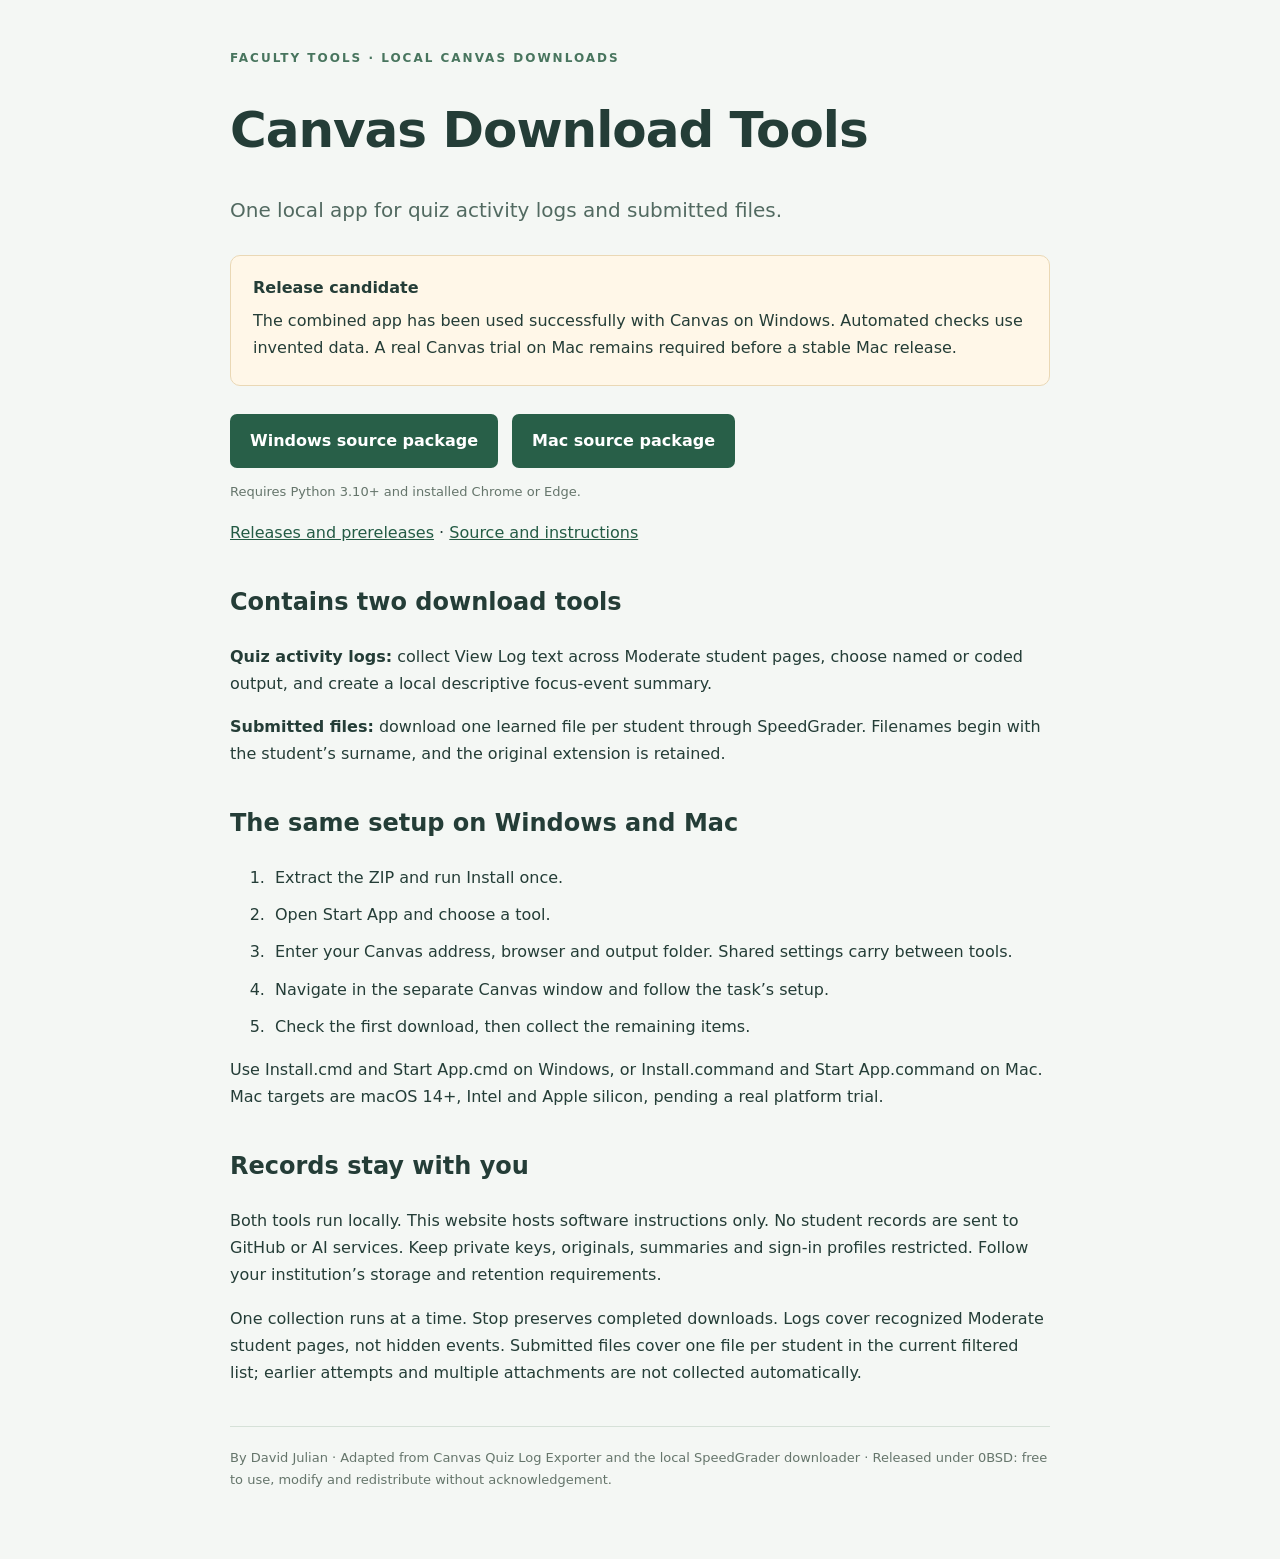
<file: docs/index.html>
<!doctype html><html lang="en"><head><meta charset="utf-8"><meta name="viewport" content="width=device-width, initial-scale=1"><title>Canvas Download Tools</title><link rel="stylesheet" href="style.css"></head><body><main>
<p class="eyebrow">FACULTY TOOLS · LOCAL CANVAS DOWNLOADS</p><h1>Canvas Download Tools</h1><p class="lead">One local app for quiz activity logs and submitted files.</p>
<div class="notice"><strong>Release candidate</strong><p>The combined app has been used successfully with Canvas on Windows. Automated checks use invented data. A real Canvas trial on Mac remains required before a stable Mac release.</p></div>
<div class="downloads"><a class="button" href="https://github.com/davidjulian/canvas-download-tools/releases/download/v0.2.1-rc1/canvas-download-tools-windows.zip">Windows source package</a><a class="button" href="https://github.com/davidjulian/canvas-download-tools/releases/download/v0.2.1-rc1/canvas-download-tools-macos.zip">Mac source package</a></div><p class="hint">Requires Python 3.10+ and installed Chrome or Edge.</p><p><a href="https://github.com/davidjulian/canvas-download-tools/releases">Releases and prereleases</a> · <a href="https://github.com/davidjulian/canvas-download-tools">Source and instructions</a></p>
<h2>Contains two download tools</h2><p><strong>Quiz activity logs:</strong> collect View Log text across Moderate student pages, choose named or coded output, and create a local descriptive focus-event summary.</p><p><strong>Submitted files:</strong> download one learned file per student through SpeedGrader. Filenames begin with the student’s surname, and the original extension is retained.</p>
<h2>The same setup on Windows and Mac</h2><ol><li>Extract the ZIP and run Install once.</li><li>Open Start App and choose a tool.</li><li>Enter your Canvas address, browser and output folder. Shared settings carry between tools.</li><li>Navigate in the separate Canvas window and follow the task’s setup.</li><li>Check the first download, then collect the remaining items.</li></ol><p>Use Install.cmd and Start App.cmd on Windows, or Install.command and Start App.command on Mac. Mac targets are macOS 14+, Intel and Apple silicon, pending a real platform trial.</p>
<h2>Records stay with you</h2><p>Both tools run locally. This website hosts software instructions only. No student records are sent to GitHub or AI services. Keep private keys, originals, summaries and sign-in profiles restricted. Follow your institution’s storage and retention requirements.</p><p>One collection runs at a time. Stop preserves completed downloads. Logs cover recognized Moderate student pages, not hidden events. Submitted files cover one file per student in the current filtered list; earlier attempts and multiple attachments are not collected automatically.</p><footer>By David Julian · Adapted from Canvas Quiz Log Exporter and the local SpeedGrader downloader · Released under 0BSD: free to use, modify and redistribute without acknowledgement.</footer></main></body></html>
</file>
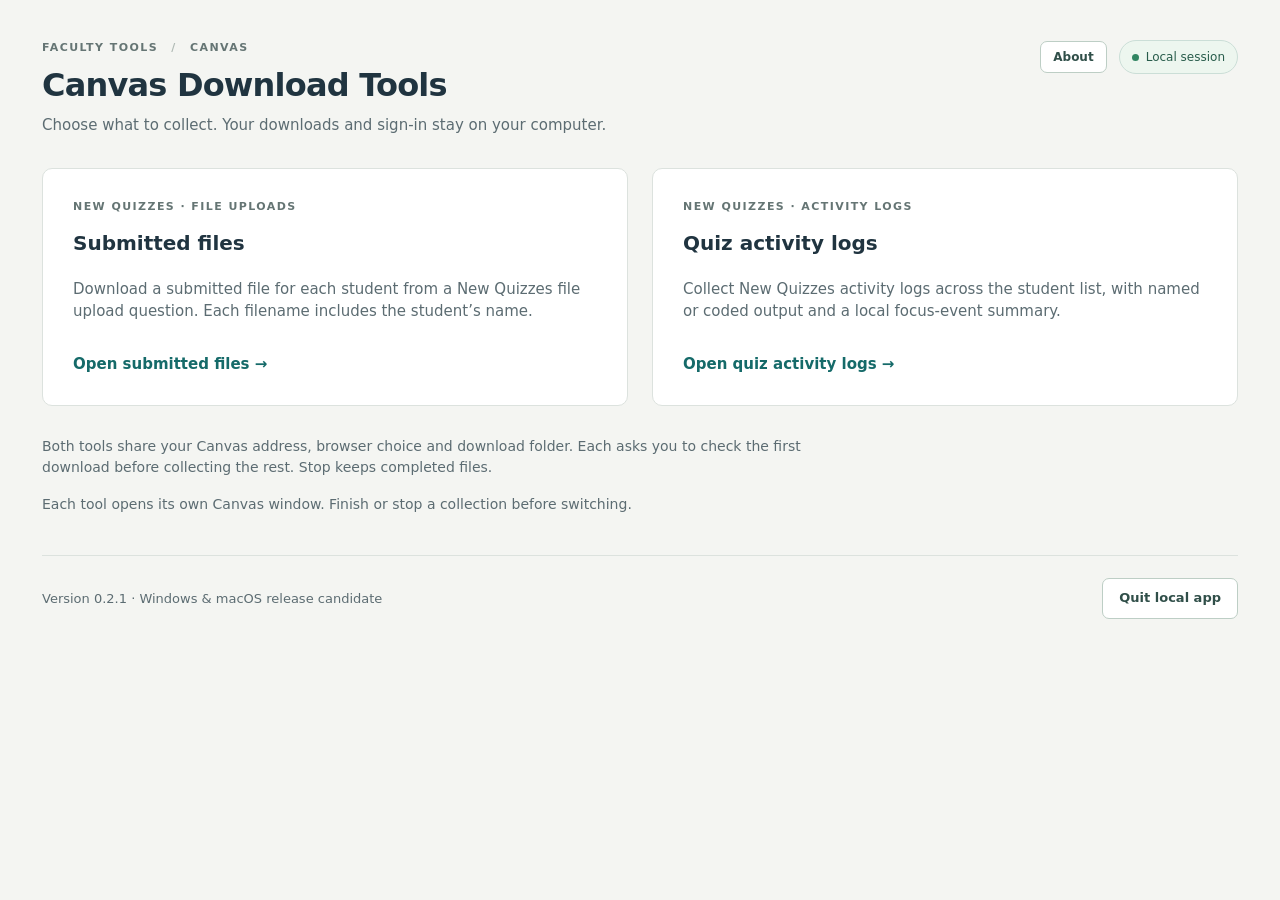
<file: web/index.html>
<!doctype html><html lang="en"><head><meta charset="utf-8"><meta name="viewport" content="width=device-width, initial-scale=1"><title>Canvas Download Tools</title><link rel="stylesheet" href="style.css"><script src="common.js" defer></script></head><body><div class="shell">
<header class="masthead"><div><div class="eyebrow">FACULTY TOOLS <span>/</span> CANVAS</div><h1>Canvas Download Tools</h1><p>Choose what to collect. Your downloads and sign-in stay on your computer.</p></div><div class="header-actions"><button id="about-open" class="secondary" type="button" aria-haspopup="dialog">About</button><div class="local-badge"><span class="dot"></span> Local session</div></div></header>
<p id="shared-notice" class="shared-notice" role="status" hidden></p>
<main><div class="tool-cards"><a class="tool-card" href="/files/" data-tool="files"><div class="eyebrow">NEW QUIZZES ∙ FILE UPLOADS</div><h2>Submitted files</h2><p>Download a submitted file for each student from a New Quizzes file upload question. Each filename includes the student’s name.</p><strong>Open submitted files →</strong></a><a class="tool-card" href="/logs/" data-tool="logs"><div class="eyebrow">NEW QUIZZES ∙ ACTIVITY LOGS</div><h2>Quiz activity logs</h2><p>Collect New Quizzes activity logs across the student list, with named or coded output and a local focus-event summary.</p><strong>Open quiz activity logs →</strong></a></div>
<p class="shared-summary">Both tools share your Canvas address, browser choice and download folder. Each asks you to check the first download before collecting the rest. Stop keeps completed files.</p><p class="shared-summary">Each tool opens its own Canvas window. Finish or stop a collection before switching.</p></main>
<footer class="home-footer"><span>Version 0.2.1 · Windows &amp; macOS release candidate</span><button id="quit-all" class="secondary">Quit local app</button></footer></div>
<dialog id="about-dialog" aria-labelledby="about-title">
<div class="about-heading"><h2 id="about-title">About Canvas Download Tools</h2><button id="about-close" class="secondary" type="button" autofocus>Close</button></div>
<p>Canvas Download Tools helps instructors collect files and activity logs from Canvas New Quizzes using their own authorized instructor access.</p>
<ul><li><strong>Submitted files</strong> downloads a submitted file for each student in the current list and adds the student’s name to its filename.</li><li><strong>Quiz activity logs</strong> collects activity logs with named or coded output and a local focus-event summary.</li></ul>
<p>Both tools ask you to check the first download before collecting the rest. Stop preserves completed downloads.</p>
<h3>Your files and information stay local</h3>
<p>The app stores and processes downloaded files, activity logs, student names, summaries, private name keys and browser sign-in state locally on your computer. Downloads go in the folder you choose; settings and sign-in profiles stay in local app storage.</p>
<p>The app does not upload this information to GitHub, Codex, OpenAI or another AI service. It includes no analytics or remote error reporting. Canvas, file downloads and your institution’s sign-in still use their normal internet connections.</p>
<h3>Developed with Codex</h3>
<p>Developed by David Julian using OpenAI Codex to write, test and refine the software. Codex was used during development; it is not part of the download process and does not receive your Canvas records.</p>
<h3>Free to use and modify</h3>
<p>Released under the 0BSD license. You may use, copy, modify and redistribute the software, including commercially. No acknowledgement or retention of a copyright or license notice is required. The software is provided without warranty.</p>
<h3>Contact</h3><p>Questions or feedback: <a href="mailto:djulian@ufl.edu">djulian@ufl.edu</a></p>
<p class="hint">Please use invented examples when reporting a problem. Do not email student records, private name keys or sign-in information.</p>
</dialog></body></html>
</file>
<file: docs/style.css>
:root{font-family:system-ui,-apple-system,Segoe UI,sans-serif;color:#243d37;background:#f4f7f4;line-height:1.7}main{max-width:820px;margin:48px auto;padding:0 24px}h1{font-size:clamp(32px,6vw,50px);line-height:1.15;letter-spacing:-1px}h2{margin-top:36px}.eyebrow{font-size:12px;font-weight:700;letter-spacing:2px;color:#48755e}.lead{font-size:20px;color:#526a61}.notice{background:#fff7e8;border:1px solid #ead8b5;border-radius:10px;padding:18px 22px;margin:28px 0}.notice p{margin:6px 0}.downloads{display:flex;flex-wrap:wrap;gap:14px}.button{background:#285f48;color:white;padding:13px 20px;border-radius:7px;text-decoration:none;font-weight:650}.hint,footer{font-size:13px;color:#65756b}a{color:#235b44}li{padding-left:5px;margin:10px 0}footer{border-top:1px solid #d6e1d8;margin-top:40px;padding:20px 0}
</file>
<file: web/style.css>
:root{font-family:"Segoe UI",system-ui,sans-serif;color:#203440;background:#f4f5f2;font-synthesis:none;line-height:1.5;font-size:15px;--accent:#156a69;--line:#dce2de;--muted:#5c6c72}
*{box-sizing:border-box}body{margin:0}button,input,select{font:inherit}button{cursor:pointer;border:1px solid transparent;border-radius:7px;padding:10px 16px;font-weight:600;line-height:1.4}button:disabled{opacity:.45;cursor:default}button:focus-visible,input:focus-visible,summary:focus-visible,select:focus-visible{outline:3px solid #71b5b0;outline-offset:3px}.shell{max-width:1260px;margin:auto;padding:40px 32px 20px}.masthead{display:flex;justify-content:space-between;align-items:flex-start;gap:20px;margin-bottom:32px}.eyebrow{font-size:11px;font-weight:700;letter-spacing:.13em;color:#657574}.eyebrow span{margin:0 8px;color:#b0bab5}h1{font-size:32px;letter-spacing:-.025em;line-height:1.2;margin:9px 0 10px;font-weight:650}h2{font-size:20px;line-height:1.3;margin:6px 0 22px;font-weight:650}h3{font-size:17px;line-height:1.4;margin:0 0 8px}p{margin:0 0 16px}.masthead p{color:var(--muted);margin:0}.local-badge{font-size:12px;border:1px solid #cbded7;border-radius:30px;background:#edf6ef;padding:7px 12px;white-space:nowrap;margin-top:6px;color:#285c4b;display:flex;align-items:center;gap:7px}.dot{width:7px;height:7px;background:#318562;border-radius:50%}.steps{list-style:none;padding:0;display:grid;grid-template-columns:repeat(4,1fr);margin:0 0 24px;border-top:1px solid var(--line);border-bottom:1px solid var(--line)}.steps li{padding:16px 0;display:flex;gap:9px;align-items:center;color:#74817f;font-size:13px;font-weight:600}.steps li span{width:25px;height:25px;border:1px solid #c9d1cd;border-radius:50%;display:grid;place-items:center;font-size:12px}.steps .active{color:var(--accent)}.steps .active span{background:var(--accent);color:white;border-color:var(--accent)}.steps .done span{background:#e4eeea;border-color:#a9c7bd;color:#286656}.layout{display:grid;grid-template-columns:360px minmax(0,1fr);gap:24px;align-items:start}.panel{background:#fff;border:1px solid var(--line);border-radius:12px;padding:28px}.settings label{display:block;font-size:13px;font-weight:650;margin:22px 0 7px}.settings label:first-child{margin-top:0}input[type=text],input[type=url],select{border:1px solid #bccbc5;border-radius:6px;padding:10px 11px;background:#fff;color:#203440;min-width:0;width:100%;font-size:14px}input:disabled,select:disabled{background:#f2f4f2;color:#687571}.hint{font-size:12px;color:var(--muted);margin-top:7px;line-height:1.55}.folder-row{display:flex;gap:7px}.folder-row button{font-size:13px;padding:9px 11px}.primary{background:var(--accent);color:#fff}.primary:hover:enabled{background:#105755}.secondary{border-color:#bdcec5;background:white;color:#304f49}.secondary:hover:enabled{background:#f1f6f3}.wide{width:100%;margin-top:20px}.fixed-setting{margin:24px 0 18px;padding:15px 0;border-top:1px solid var(--line);border-bottom:1px solid var(--line)}.fixed-setting strong{font-size:13px}.fixed-setting p{font-size:12px;color:var(--muted);margin:3px 0 8px}.fixed-setting code{font:13px Consolas,monospace;background:#f1f5f2;border-radius:4px;padding:4px 7px;color:#395c4d}details{font-size:13px;color:var(--muted)}summary{cursor:pointer}select{margin-top:10px}.privacy-note{border-top:1px solid var(--line);margin-top:25px;padding-top:20px;font-size:12px;color:var(--muted)}.privacy-note strong{color:#35554c}.privacy-note p{margin:5px 0 0}.workspace{min-height:530px;display:flex;flex-direction:column}.workspace-heading{display:flex;justify-content:space-between;align-items:start;gap:16px}.workspace h2{margin-bottom:12px}.workspace>p{color:var(--muted);font-size:14px}.status{border-radius:5px;background:#f0f3f1;color:#5e7168;font-size:11px;padding:5px 8px;white-space:nowrap}.welcome{padding:30px 0 16px;max-width:540px}.welcome>p{font-size:14px;color:var(--muted)}.document-icon{width:47px;height:54px;border:1px solid #b6d2c4;border-radius:6px;color:#46816c;display:grid;place-items:center;font-size:32px;background:#f3f8f4;margin-bottom:20px}.scope-note{background:#f3f6f3;border-left:3px solid #8db7a5;padding:14px 16px;margin:18px 0;font-size:13px}.scope-note p{color:#5c7067;margin:5px 0 0}.instruction{display:flex;gap:14px;margin:24px 0}.instruction-number{display:grid;place-items:center;background:#e8f2ec;color:#316651;width:29px;height:29px;flex-shrink:0;border-radius:50%;font-weight:700}.instruction p{font-size:14px;color:var(--muted);margin:0}.table-wrap{max-height:370px;overflow:auto;border:1px solid var(--line);border-radius:6px;margin:18px 0}table{border-collapse:collapse;width:100%;font-size:13px}th{font-size:11px;font-weight:600;text-align:left;color:#65726c;background:#f4f6f4;position:sticky;top:0}th,td{padding:9px 12px;border-bottom:1px solid #e7ece8}td:first-child{width:77px;color:#79887f}td input{padding:7px 9px!important;font-size:13px!important}.check-row{display:flex;align-items:flex-start;gap:9px;font-size:13px;line-height:1.5;margin:18px 0}.check-row input{width:17px;height:17px;accent-color:var(--accent);margin:2px 0 0;flex-shrink:0}.progress-caption{display:flex;justify-content:space-between;font-size:13px;margin-bottom:10px}#progress-section{margin-top:26px}progress{width:100%;height:10px;border:0;accent-color:var(--accent);border-radius:20px;display:block;overflow:hidden}progress::-webkit-progress-bar{background:#e8eeea;border-radius:20px}progress::-webkit-progress-value{background:var(--accent);border-radius:20px}.notice{padding:13px 16px;font-size:13px;border-radius:6px;background:#fff6e7;color:#715221;border:1px solid #e6d7bb;margin:16px 0}.notice.error{background:#fff2ef;color:#913e30;border-color:#efcdc3}.notice.success{background:#eef7f1;color:#2b6750;border-color:#c9e2d3}.output-section{margin-top:26px;padding-top:20px;border-top:1px solid var(--line)}#output-path{font:12px Consolas,monospace;overflow-wrap:anywhere;margin:7px 0;color:#4d6259}.workspace-footer{border-top:1px solid var(--line);display:flex;justify-content:space-between;align-items:center;gap:12px;margin-top:25px;padding-top:17px;color:var(--muted);font-size:12px}.danger{color:#8c493d;border-color:#dbb9b2;background:#fff}.page-footer{display:flex;justify-content:space-between;align-items:flex-start;gap:20px;color:#78847f;font-size:11px;margin-top:24px}.page-footer p{margin:0}.text-button{border:0;background:transparent;color:#5a7066;font-size:12px;padding:0;white-space:nowrap}.sr-only{position:absolute;width:1px;height:1px;padding:0;margin:-1px;overflow:hidden;clip:rect(0,0,0,0);white-space:nowrap;border:0}[hidden]{display:none!important}@media(max-width:900px){.layout{grid-template-columns:300px minmax(0,1fr);gap:16px}.panel{padding:22px}.shell{padding:28px 20px}.workspace-heading{flex-wrap:wrap}.status{margin-bottom:8px}}@media(max-width:720px){.layout{grid-template-columns:1fr}.masthead{flex-wrap:wrap}h1{font-size:27px}.steps li{font-size:11px;gap:5px}.steps li span{width:21px;height:21px}.shell{padding:24px 16px}.page-footer{flex-wrap:wrap}.settings h2{margin-bottom:18px}}
.header-actions{display:flex;align-items:center;gap:12px}.header-actions .local-badge{margin-top:0}.header-actions>button{font-size:12px;padding:7px 12px}#about-dialog{width:min(680px,calc(100vw - 32px));max-height:85vh;padding:28px;border:1px solid var(--line);border-radius:12px;color:#203440;background:#fff;box-shadow:0 24px 80px #102e3040;overflow:auto}#about-dialog::backdrop{background:#152f3980}.about-heading{display:flex;align-items:start;justify-content:space-between;gap:16px;margin-bottom:18px}.about-heading h2{margin-bottom:0}.about-heading button{font-size:13px;padding:8px 12px}#about-dialog p,#about-dialog li{font-size:14px;line-height:1.65}#about-dialog h3{margin-top:22px}#about-dialog .hint,#about-dialog .about-links{font-size:12px}.about-workflow{padding-left:22px}.about-workflow li{padding-left:3px;margin-bottom:6px}.about-links a{color:var(--accent);text-decoration:underline;text-underline-offset:3px}@media(max-width:720px){#about-dialog{padding:20px}.header-actions{width:100%;justify-content:space-between}}
.export-modes{border:1px solid var(--line);border-radius:7px;padding:9px 12px;margin:22px 0 0;min-width:0}.export-modes legend{padding:0 5px;font-size:13px;font-weight:650}.settings .mode-option{display:flex;gap:9px;align-items:start;margin:10px 0;font-weight:400}.mode-option input{width:16px;height:16px;margin:3px 0 0;flex-shrink:0;accent-color:var(--accent)}.mode-option strong{font-size:13px}.mode-option small{display:block;font-size:11px;line-height:1.5;color:var(--muted);margin-top:3px}

.summary-panel{margin-top:24px}#event-summary table{min-width:900px}#event-summary td:first-child{width:18%;color:inherit}#event-summary th button{white-space:normal;text-align:left;font-weight:600}#event-summary td{vertical-align:top}#event-summary td details{margin-top:6px}#event-summary td details summary{font-size:12px;color:#805f31}#event-summary .hint{display:block}
#label-warning-dialog{width:min(520px,calc(100vw - 32px));max-height:85vh;padding:26px;border:1px solid var(--line);border-radius:12px;color:#203440;background:#fff;overflow:auto}#label-warning-dialog::backdrop{background:#152f3980}#label-warning-dialog h2{margin-top:0}#label-warning-dialog p{font-size:14px;line-height:1.65}#previous-folder-label{overflow-wrap:anywhere}.label-warning-actions{display:flex;gap:10px;justify-content:flex-end;flex-wrap:wrap;margin-top:22px}
#diagnostic-text{white-space:pre-wrap;overflow-wrap:anywhere;font-size:12px;max-height:240px;overflow:auto}

.settings select{display:block;width:100%;padding:10px 12px;border:1px solid var(--line);border-radius:6px;background:white;color:inherit;margin:8px 0 18px}.output-actions{display:flex;gap:10px;flex-wrap:wrap}.steps .active{color:var(--accent);font-weight:650}.steps .active span{background:var(--accent);color:white}.steps .done span{background:#d9ebdf;color:#265b43}

.tool-switch{display:flex;gap:8px;flex-wrap:wrap;border-top:1px solid var(--line);padding-top:18px;margin:18px 0 24px}.tool-switch a{border:1px solid var(--line);border-radius:6px;padding:8px 14px;font-size:13px;color:var(--accent);text-decoration:none}.tool-switch a[aria-current="page"]{background:var(--accent);color:white;border-color:var(--accent)}.tool-switch a[aria-disabled="true"]{opacity:.5;cursor:not-allowed}.shared-notice{padding:10px 14px;border-radius:6px;background:#fff6e7;color:#715221;font-size:13px}.tool-cards{display:grid;grid-template-columns:1fr 1fr;gap:24px;margin:30px 0}.tool-card{display:flex;flex-direction:column;align-items:flex-start;border:1px solid var(--line);border-radius:10px;padding:30px;background:#fff;color:inherit;text-decoration:none}.tool-card h2{margin-top:14px}.tool-card p{color:var(--muted);font-size:15px;flex:1}.tool-card strong{color:var(--accent);margin-top:14px}.tool-card[aria-disabled="true"]{opacity:.6}.shared-summary{max-width:760px;color:var(--muted);font-size:14px}.home-footer{display:flex;justify-content:space-between;align-items:center;border-top:1px solid var(--line);padding-top:22px;margin-top:40px;font-size:13px;color:var(--muted)}@media(max-width:720px){.tool-cards{grid-template-columns:1fr;gap:16px}.tool-card{padding:24px}.home-footer{gap:14px;flex-wrap:wrap}}

.settings .check-row{display:flex;align-items:flex-start;gap:9px;font-weight:400}.settings .check-row input{flex:0 0 17px;margin-top:3px}.settings .check-row span{flex:1}

#about-dialog a{color:var(--accent);text-underline-offset:3px}

#about-dialog .about-heading{position:sticky;top:0;background:#fff;box-shadow:0 -28px 0 #fff;z-index:1}
</file>
